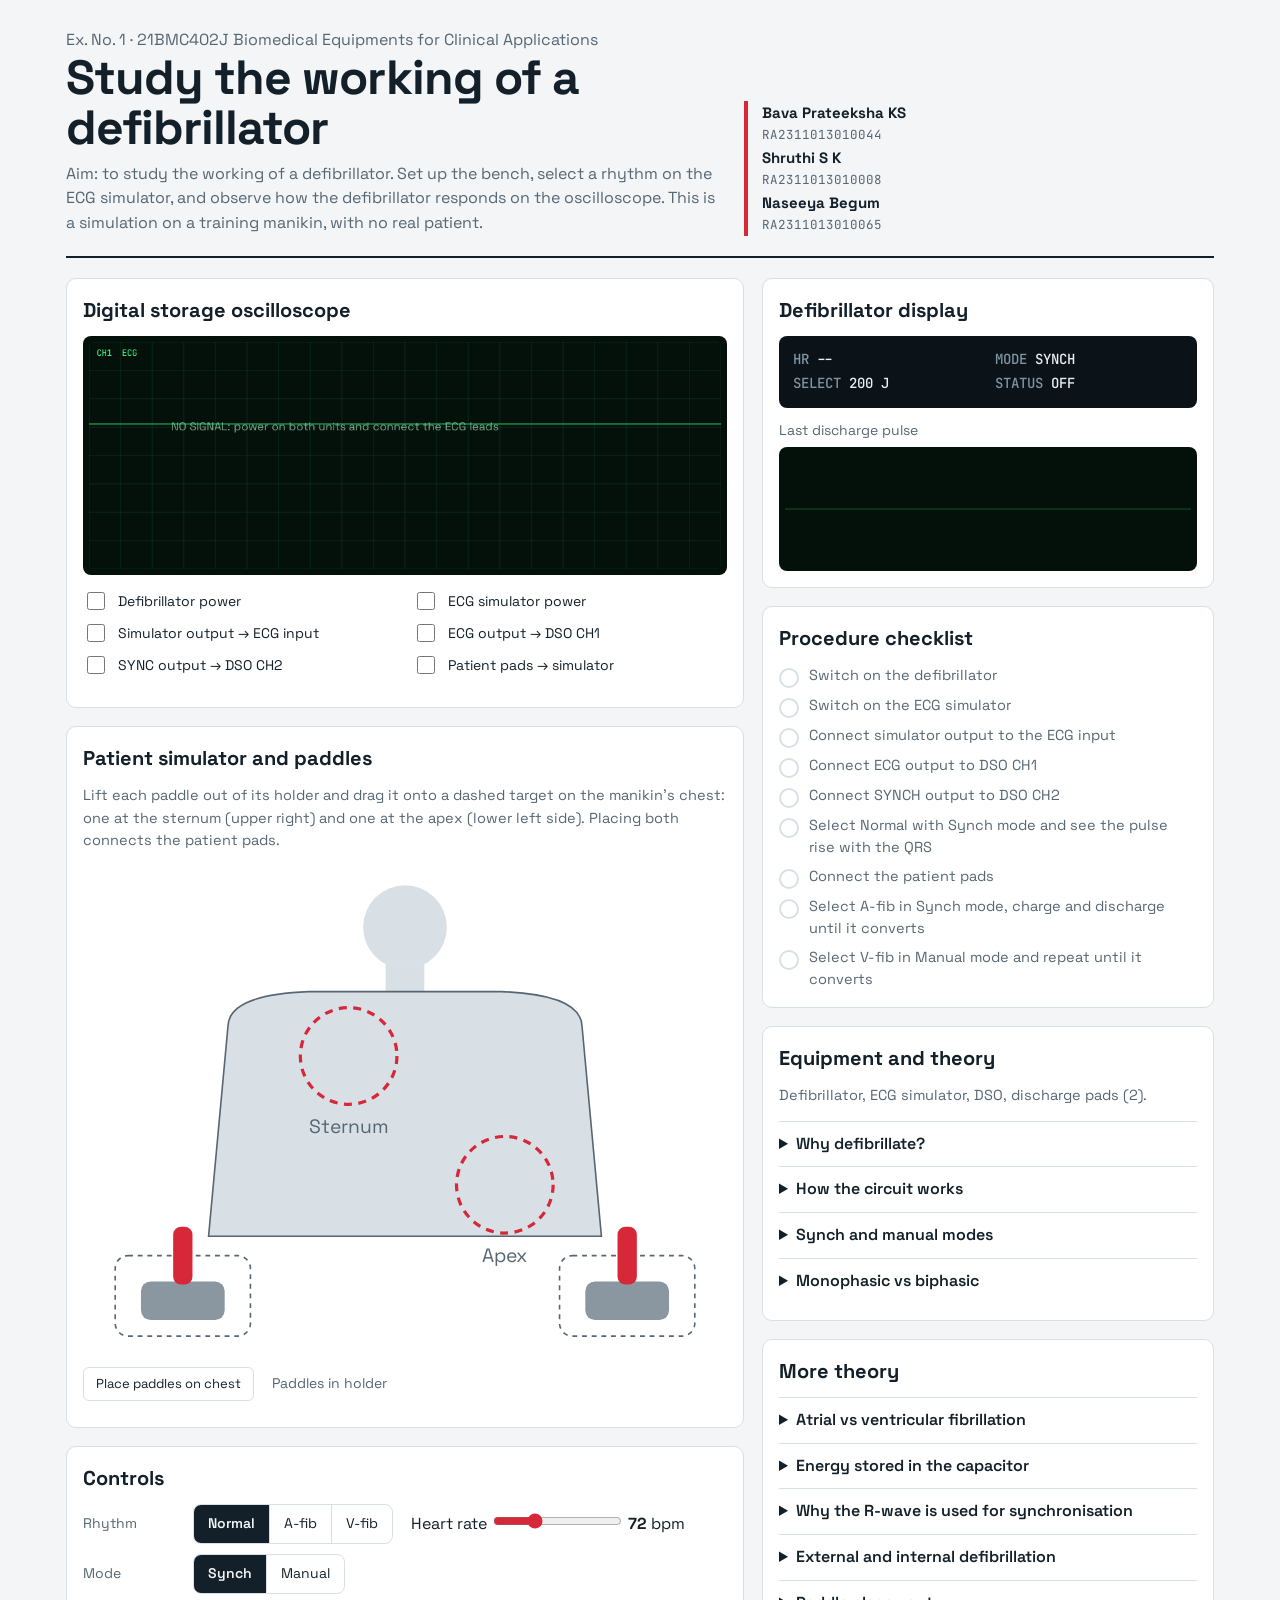
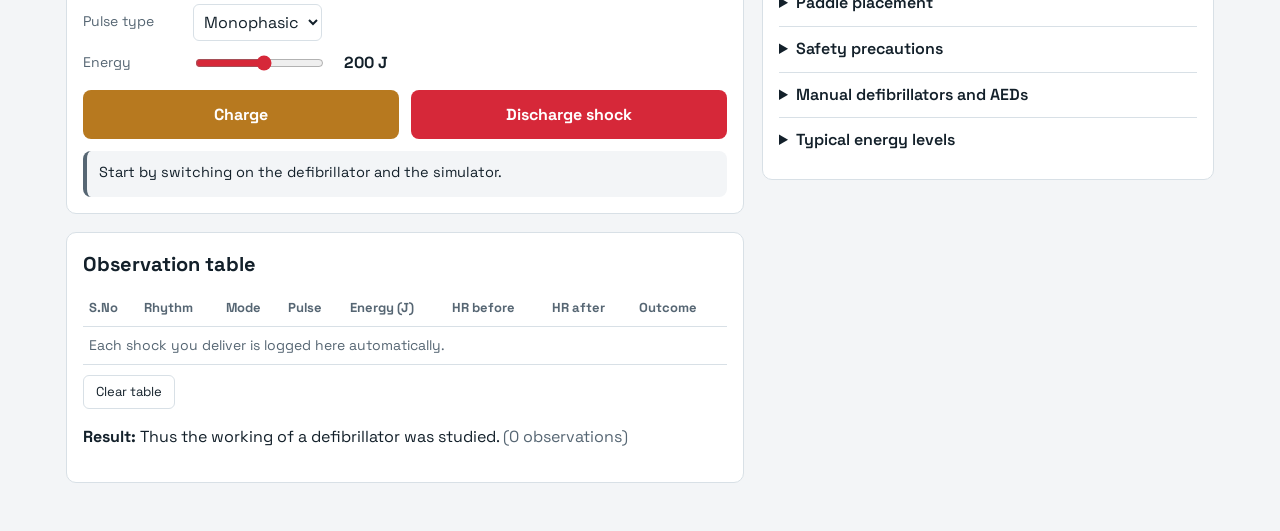
<file: index.html>
<!doctype html>
<html lang="en"><head><meta charset="utf-8">
<meta name="viewport" content="width=device-width, initial-scale=1, viewport-fit=cover">
<title>Virtual Lab: Working of a Defibrillator</title>
<link href="https://fonts.googleapis.com/css2?family=Space+Grotesk:wght@400;600;700&family=JetBrains+Mono:wght@500&display=swap" rel="stylesheet">
<style>
:root{--bg:#f3f5f7;--card:#fff;--ink:#13202a;--mute:#566673;--line:#d8e0e6;--acc:#d62839;--ok:#12803f;--warn:#a66a06;--bad:#c0212f;box-sizing:border-box;padding-top:env(safe-area-inset-top,0px);padding-bottom:env(safe-area-inset-bottom,0px)}
@media (prefers-color-scheme:dark){:root:not([data-theme="light"]){--bg:#0d1318;--card:#151d24;--ink:#e7eef3;--mute:#90a2af;--line:#25313b;--acc:#ff4d5e;--ok:#3ddc84;--warn:#f2b84b;--bad:#ff6b77;color-scheme:dark}}
:root[data-theme="dark"]{--bg:#0d1318;--card:#151d24;--ink:#e7eef3;--mute:#90a2af;--line:#25313b;--acc:#ff4d5e;--ok:#3ddc84;--warn:#f2b84b;--bad:#ff6b77;color-scheme:dark}
html{scroll-padding-top:env(safe-area-inset-top,0px)}
*{box-sizing:border-box}
body{margin:0;background:var(--bg);color:var(--ink);font:16px/1.55 "Space Grotesk",system-ui,sans-serif}
.wrap{max-width:1180px;margin:0 auto;padding:20px 16px 48px}
header{display:grid;grid-template-columns:1.4fr 1fr;gap:20px;align-items:end;padding:8px 0 20px;border-bottom:2px solid var(--ink)}
h1{font-size:clamp(28px,5vw,48px);line-height:1.05;margin:0 0 8px;letter-spacing:-.02em}
.sub{color:var(--mute);margin:0}
.team{font-size:14px;border-left:4px solid var(--acc);padding-left:14px}
.team b{display:block;font-size:15px}
.team span{color:var(--mute);font-family:"JetBrains Mono",monospace;font-size:12.5px}
h2{font-size:20px;margin:0 0 10px}
.card{background:var(--card);border:1px solid var(--line);border-radius:10px;padding:16px}
.grid{display:grid;grid-template-columns:1.5fr 1fr;gap:18px;margin-top:20px}
.col{display:flex;flex-direction:column;gap:18px;min-width:0}
.scopewrap{background:#04110b;border-radius:8px;padding:6px;transition:box-shadow .2s}
.scopewrap.flash{box-shadow:0 0 0 4px #fff,0 0 40px 10px #fff}
canvas{display:block;width:100%;height:auto;border-radius:4px}
.sw{display:grid;grid-template-columns:1fr 1fr;gap:8px 16px;margin:14px 0}
.sw label{display:flex;gap:10px;align-items:center;font-size:14px;cursor:pointer}
.sw input{accent-color:var(--acc);width:18px;height:18px}
.row{display:flex;flex-wrap:wrap;gap:10px 18px;align-items:center;margin:10px 0}
.row>span{color:var(--mute);font-size:14px;min-width:92px}
.seg{display:inline-flex;border:1px solid var(--line);border-radius:8px;overflow:hidden}
.seg button{background:transparent;color:var(--ink);border:0;padding:8px 14px;font:inherit;font-size:14px;cursor:pointer}
.seg button+button{border-left:1px solid var(--line)}
.seg button.on{background:var(--ink);color:var(--bg);font-weight:600}
select,input[type=range]{font:inherit;accent-color:var(--acc)}
select{background:var(--card);color:var(--ink);border:1px solid var(--line);border-radius:6px;padding:6px}
.btns{display:flex;gap:12px;margin-top:14px}
.btn{flex:1;border:0;border-radius:8px;padding:14px;font:700 16px "Space Grotesk",sans-serif;cursor:pointer;color:#fff}
.btn.chg{background:#b7791f}.btn.shock{background:var(--acc)}
.btn:active{transform:scale(.98)}
button:focus-visible,input:focus-visible,select:focus-visible{outline:3px solid var(--acc);outline-offset:2px}
.panel{background:#0b1218;color:#e6f0f5;border-radius:8px;padding:12px 14px;font:500 14px/1.7 "JetBrains Mono",monospace;display:grid;grid-template-columns:1fr 1fr;gap:0 14px}
.panel i{font-style:normal;color:#7e95a3}
#msg{margin-top:12px;padding:10px 12px;border-radius:8px;background:var(--bg);border-left:4px solid var(--mute);font-size:14.5px;min-height:46px}
#msg.ok{border-color:var(--ok)}#msg.w{border-color:var(--warn)}#msg.bad{border-color:var(--bad)}
ol.steps{margin:0;padding:0;list-style:none;display:grid;gap:6px;font-size:14.5px}
ol.steps li{display:flex;gap:10px;align-items:flex-start;color:var(--mute)}
ol.steps li:before{content:"";flex:none;width:16px;height:16px;margin-top:4px;border:2px solid var(--line);border-radius:50%}
ol.steps li.d{color:var(--ink)}ol.steps li.d:before{background:var(--ok);border-color:var(--ok)}
.tw{overflow-x:auto}
table{width:100%;border-collapse:collapse;font-size:14px;min-width:620px}
th,td{border-bottom:1px solid var(--line);padding:8px 6px;text-align:left}
th{font-size:13px;color:var(--mute)}
td.ok{color:var(--ok)}td.bad{color:var(--bad)}
.ghost{background:transparent;border:1px solid var(--line);color:var(--ink);border-radius:6px;padding:6px 12px;font:inherit;font-size:13px;cursor:pointer}
details{border-top:1px solid var(--line);padding:10px 0}
summary{cursor:pointer;font-weight:600}
details p,.card li{color:var(--mute);font-size:14.5px}
.mt{margin-top:18px}
#man.hit{filter:brightness(1.7)}.pd{cursor:grab}.pd:active{cursor:grabbing}
@media(max-width:860px){header,.grid{grid-template-columns:1fr}.sw{grid-template-columns:1fr}}
@media(prefers-reduced-motion:reduce){*{transition:none!important}}
</style></head><body><div class="wrap">
<header>
 <div><p class="sub">Ex. No. 1 · 21BMC402J Biomedical Equipments for Clinical Applications</p>
 <h1>Study the working of a defibrillator</h1>
 <p class="sub">Aim: to study the working of a defibrillator. Set up the bench, select a rhythm on the ECG simulator, and observe how the defibrillator responds on the oscilloscope. This is a simulation on a training manikin, with no real patient.</p></div>
 <div class="team"><b>Bava Prateeksha KS</b><span>RA2311013010044</span>
 <b>Shruthi S K</b><span>RA2311013010008</span>
 <b>Naseeya Begum</b><span>RA2311013010065</span></div>
</header>

<div class="grid">
<div class="col">
 <section class="card"><h2>Digital storage oscilloscope</h2>
  <div class="scopewrap" id="sw"><canvas id="scope" width="1000" height="360" aria-label="Oscilloscope showing ECG and sync pulse"></canvas></div>
  <div class="sw" role="group" aria-label="Connections">
   <label><input type="checkbox" id="def"> Defibrillator power</label>
   <label><input type="checkbox" id="sim"> ECG simulator power</label>
   <label><input type="checkbox" id="ecg"> Simulator output → ECG input</label>
   <label><input type="checkbox" id="ch1"> ECG output → DSO CH1</label>
   <label><input type="checkbox" id="ch2"> SYNC output → DSO CH2</label>
   <label><input type="checkbox" id="pads"> Patient pads → simulator</label>
  </div>
 </section>

 <section class="card"><h2>Patient simulator and paddles</h2>
  <p style="margin-top:0;font-size:14.5px;color:var(--mute)">Lift each paddle out of its holder and drag it onto a dashed target on the manikin’s chest: one at the sternum (upper right) and one at the apex (lower left side). Placing both connects the patient pads.</p>
  <svg id="man" viewBox="0 0 400 300" style="width:100%;height:auto;touch-action:none" role="img" aria-label="Training manikin with two defibrillator paddles">
   <circle cx="200" cy="38" r="26" fill="var(--line)"/><rect x="188" y="60" width="24" height="22" fill="var(--line)"/>
   <path d="M90 100 Q90 80 140 78 L260 78 Q310 80 310 100 L322 230 L78 230 Z" fill="var(--line)" stroke="var(--mute)"/>
   <circle cx="165" cy="118" r="30" fill="none" stroke="var(--acc)" stroke-dasharray="5 4" stroke-width="2"/>
   <circle cx="262" cy="198" r="30" fill="none" stroke="var(--acc)" stroke-dasharray="5 4" stroke-width="2"/>
   <text x="165" y="166" text-anchor="middle" font-size="12" fill="var(--mute)">Sternum</text>
   <text x="262" y="246" text-anchor="middle" font-size="12" fill="var(--mute)">Apex</text>
   <rect x="20" y="242" width="84" height="50" rx="8" fill="none" stroke="var(--mute)" stroke-dasharray="3 3"/>
   <rect x="296" y="242" width="84" height="50" rx="8" fill="none" stroke="var(--mute)" stroke-dasharray="3 3"/>
   <g class="pd" id="pd0"><rect x="-26" y="-12" width="52" height="24" rx="6" fill="#8a97a1"/><rect x="-6" y="-46" width="12" height="36" rx="5" fill="var(--acc)"/></g>
   <g class="pd" id="pd1"><rect x="-26" y="-12" width="52" height="24" rx="6" fill="#8a97a1"/><rect x="-6" y="-46" width="12" height="36" rx="5" fill="var(--acc)"/></g>
  </svg>
  <div class="row"><button class="ghost" id="pbtn">Place paddles on chest</button><span id="pst" style="min-width:0">Paddles in holder</span></div>
 </section>

 <section class="card"><h2>Controls</h2>
  <div class="row"><span>Rhythm</span><div class="seg" data-g="rhythm"><button class="on" data-v="normal">Normal</button><button data-v="afib">A-fib</button><button data-v="vfib">V-fib</button></div>
   <label>Heart rate <input type="range" id="hr" min="60" max="100" value="72"> <b id="hrv">72</b> bpm</label></div>
  <div class="row"><span>Mode</span><div class="seg" data-g="mode"><button class="on" data-v="sync">Synch</button><button data-v="manual">Manual</button></div></div>
  <div class="row"><span>Pulse type</span><select id="wave"><option value="mono">Monophasic</option><option value="bi">Biphasic</option></select></div>
  <div class="row"><span>Energy</span><input type="range" id="en" min="10" max="360" step="10" value="200"> <b id="env">200 J</b></div>
  <div class="btns"><button class="btn chg" id="chg">Charge</button><button class="btn shock" id="shock">Discharge shock</button></div>
  <div id="msg">Start by switching on the defibrillator and the simulator.</div>
 </section>

 <section class="card"><h2>Observation table</h2>
  <div class="tw"><table><thead><tr><th>S.No</th><th>Rhythm</th><th>Mode</th><th>Pulse</th><th>Energy (J)</th><th>HR before</th><th>HR after</th><th>Outcome</th></tr></thead><tbody id="rows"><tr><td colspan="8" style="color:var(--mute)">Each shock you deliver is logged here automatically.</td></tr></tbody></table></div>
  <div class="row"><button class="ghost" id="clr">Clear table</button></div>
  <p><b>Result:</b> Thus the working of a defibrillator was studied. <span id="cnt" style="color:var(--mute)">(0 observations)</span></p>
 </section>
</div>

<div class="col">
 <section class="card"><h2>Defibrillator display</h2>
  <div class="panel"><div><i>HR </i><span id="dHR">--</span></div><div><i>MODE </i><span id="dMode">SYNCH</span></div>
  <div><i>SELECT </i><span id="dEn">200 J</span></div><div><i>STATUS </i><span id="dSt">OFF</span></div></div>
  <p style="margin:12px 0 6px;font-size:14px;color:var(--mute)">Last discharge pulse</p>
  <div class="scopewrap"><canvas id="pulse" width="400" height="110" aria-label="Discharge pulse shape"></canvas></div>
 </section>

 <section class="card"><h2>Procedure checklist</h2><ol class="steps" id="steps"></ol></section>

 <section class="card"><h2>Equipment and theory</h2>
  <p style="margin-top:0;font-size:14.5px;color:var(--mute)">Defibrillator, ECG simulator, DSO, discharge pads (2).</p>
  <details><summary>Why defibrillate?</summary><p>In ventricular fibrillation the heart muscle contracts without coordination, so cardiac output stops and brain damage follows within about 5 minutes. A high-energy shock makes all fibres contract at once so the heart’s own pacemaker can take over again.</p></details>
  <details><summary>How the circuit works</summary><p>A variable autotransformer feeds a high-voltage transformer and rectifier. A change-over switch first charges a capacitor (position 1). Pressing discharge moves the switch to position 2 and the capacitor empties through an inductor and the patient. The inductor shapes the pulse, but its resistance wastes some energy. The chest load is roughly 50–100 Ω.</p></details>
  <details><summary>Synch and manual modes</summary><p>Synch mode waits for the R-wave of the QRS complex so the shock never lands on the T-wave. Use it for normal rhythm and A-fib. V-fib has no QRS, so it needs manual mode.</p></details>
  <details><summary>Monophasic vs biphasic</summary><p>Monophasic pulses run 3–12 ms. Biphasic pulses reverse polarity and studies suggest they defibrillate more effectively, so they need less energy.</p></details>
 </section>

 <section class="card"><h2>More theory</h2>
  <details><summary>Atrial vs ventricular fibrillation</summary><p>In atrial fibrillation the atria quiver and the ventricles respond irregularly, so the QRS complexes are still present but the rhythm is irregular and the P-wave is lost. The patient usually has a pulse, which is why a synchronised shock (cardioversion) is used. In ventricular fibrillation the ventricles only quiver, there is no pulse and no QRS, so an immediate unsynchronised shock is needed.</p></details>
  <details><summary>Energy stored in the capacitor</summary><p>The stored energy is E = ½CV². For example, a 32 µF capacitor charged to about 4.7 kV stores roughly 350 J. The energy actually delivered to the patient is lower, because some is lost in the inductor’s resistance and in the electrode and skin interface.</p></details>
  <details><summary>Why the R-wave is used for synchronisation</summary><p>The T-wave is the vulnerable period of the cardiac cycle. A shock that lands there can push the heart into ventricular fibrillation (the R-on-T effect). By triggering the discharge from the R-wave, the defibrillator places the shock safely away from the T-wave. You can see this on the simulator: a manual shock on a normal rhythm or A-fib may induce V-fib.</p></details>
  <details><summary>External and internal defibrillation</summary><p>External paddles are placed on the chest wall, so more energy is needed because the current passes through skin, fat, ribs and lung. Internal paddles are held directly on the heart during open-chest surgery and need far less energy. Conductive gel or pads reduce the contact resistance and prevent skin burns.</p></details>
  <details><summary>Paddle placement</summary><p>In the standard position one paddle goes below the right collarbone beside the sternum and the other on the left side of the chest over the apex of the heart, so that the current passes through the heart muscle.</p></details>
  <details><summary>Safety precautions</summary><p>Nobody should touch the patient or the bed during discharge, so the operator announces “clear” before pressing the buttons. Remove flammable materials and any oxygen flow near the chest, and never discharge the paddles in the air or against each other. After the shock, check the rhythm and the pulse.</p></details>
  <details><summary>Manual defibrillators and AEDs</summary><p>A manual defibrillator lets a trained operator read the rhythm, choose the mode and set the energy. An automated external defibrillator (AED) analyses the rhythm itself and only advises a shock when it detects a shockable rhythm such as V-fib, which makes it suitable for the public. Defibrillation does not help in asystole (a flat line).</p></details>
  <details><summary>Typical energy levels</summary><p>Monophasic devices commonly start at 200 to 360 J for V-fib. Biphasic devices achieve similar success at lower energy, often 120 to 200 J. Cardioversion for A-fib generally uses lower settings, starting around 100 J, which is the reasoning behind the thresholds in this simulator.</p></details>
 </section>
</div></div></div>

<script>
const $=id=>document.getElementById(id);
const S={def:0,sim:0,ecg:0,ch1:0,ch2:0,pads:0,rhythm:'normal',mode:'sync',energy:200,charged:0,charging:0,wave:'mono',hr:72,pending:0,blank:0,rows:[]};
const NAMES={normal:'Normal',afib:'A-fib',vfib:'V-fib'};
let t=0,bs=0,rr=60/72,rrs=[],head=0,prevS=0,lastUI=0,last=performance.now(),acc=0;
const buf=new Float32Array(1000),sy=new Float32Array(1000);
const g=(x,c,w)=>Math.exp(-((x-c)**2)/(2*w*w));
const newRR=()=>S.rhythm==='normal'?60/S.hr:.4+Math.random()*.55;
const live=()=>S.def&&S.sim&&S.ecg&&S.ch1;
function msg(m,c){const e=$('msg');e.textContent=m;e.className=c||''}
function reset(){bs=t;rr=newRR();rrs=[];S.pending=0}
function hrNow(){if(S.rhythm==='vfib')return '--';if(S.rhythm==='normal')return S.hr;const a=rrs.length?rrs.reduce((x,y)=>x+y)/rrs.length:.55;return Math.round(60/a)}

function step(dt){
 t+=dt;let v=0,s=0;
 if(S.rhythm==='vfib'){v=(.6+.4*Math.sin(t*1.3))*Math.sin(t*27+Math.sin(t*2.1)*3)+.3*Math.sin(t*44.6)}
 else{
  if(t>=bs+rr){bs+=rr;rr=newRR();rrs.push(rr);if(rrs.length>8)rrs.shift()}
  const tb=t-bs;
  v=(S.rhythm==='normal'?.12*g(tb,.12,.025):0)-.1*g(tb,.275,.008)+g(tb,.30,.011)-.2*g(tb,.325,.01)+.3*g(tb,.52,.05);
  if(S.rhythm==='afib')v+=.05*Math.sin(t*56)+.04*Math.sin(t*83);
  s=(tb>.29&&tb<.33)?1:0;
 }
 return [v+(Math.random()-.5)*.02,s];
}

function fire(){
 const E=S.charged,eff=E*(S.wave==='bi'?1.3:1),rh=S.rhythm,before=hrNow();
 let nr=rh,out,ok=false;
 if(rh==='normal'){
  if(S.mode==='manual'&&Math.random()<.5){nr='vfib';out='Unsynchronised shock induced V-fib'}
  else{ok=true;out='Rhythm unchanged, shock not needed'}
 }else if(rh==='afib'){
  if(S.mode==='manual'&&Math.random()<.6){nr='vfib';out='Unsynchronised shock induced V-fib'}
  else if(eff>=100){nr='normal';ok=true;out='Converted to normal rhythm'}
  else out='Energy too low, A-fib persists'
 }else{
  const p=eff>=200?.95:eff>=120?.45:0;
  if(Math.random()<p){nr='normal';ok=true;out='V-fib corrected to normal rhythm'}else out='No conversion, V-fib persists, raise energy'
 }
 S.charged=0;S.pending=0;S.blank=t+.9;S.rhythm=nr;
 document.querySelector('[data-g=rhythm] .on').classList.remove('on');
 document.querySelector('[data-g=rhythm] [data-v='+nr+']').classList.add('on');
 reset();bs=S.blank;
 const after=nr==='normal'?S.hr:(nr==='vfib'?'--':hrNow());
 S.rows.push({rh,mode:S.mode,wave:S.wave,E,before,after,out,ok:nr==='normal'&&rh!=='normal'||(rh==='normal'&&ok)});
 msg('Shock delivered: '+out+'.',ok?'ok':'bad');
 const w=$('sw');w.classList.add('flash');setTimeout(()=>w.classList.remove('flash'),180);
 drawPulse(E);renderRows();
}

function onR(){if(S.pending&&S.def&&S.pads){fire()}}

function trace(x,a,base,k,col){x.strokeStyle=col;x.lineWidth=2;x.beginPath();let pen=0;
 for(let i=0;i<1000;i++){const d=(i-head+1000)%1000;if(d<25){pen=0;continue}const y=base-a[i]*k;pen?x.lineTo(i,y):x.moveTo(i,y);pen=1}x.stroke()}
function draw(){
 const x=$('scope').getContext('2d');x.fillStyle='#04110b';x.fillRect(0,0,1000,360);
 x.strokeStyle='rgba(61,255,138,.13)';x.lineWidth=1;x.beginPath();
 for(let i=0;i<=1000;i+=50){x.moveTo(i,0);x.lineTo(i,360)}for(let j=0;j<=360;j+=45){x.moveTo(0,j);x.lineTo(1000,j)}x.stroke();
 x.font='14px "JetBrains Mono",monospace';x.fillStyle='#3dff8a';x.fillText('CH1  ECG',12,22);
 if(S.ch2){x.fillStyle='#ffd23d';x.fillText('CH2  SYNCH',12,214)}
 if(!live()){x.fillStyle='#7aa88c';x.font='18px "Space Grotesk",sans-serif';x.fillText('NO SIGNAL: power on both units and connect the ECG leads',130,140);
  x.strokeStyle='#3dff8a';x.beginPath();x.moveTo(0,130);x.lineTo(1000,130);x.stroke();return}
 trace(x,buf,150,80,'#3dff8a');
 if(S.ch2)trace(x,sy,320,-0+60,'#ffd23d');
}
function drawPulse(E){
 const x=$('pulse').getContext('2d');x.fillStyle='#04110b';x.fillRect(0,0,400,110);
 x.strokeStyle='#3dff8a44';x.beginPath();x.moveTo(0,55);x.lineTo(400,55);x.stroke();
 if(!E)return;const A=45*Math.min(1,E/360+.25);x.strokeStyle='#ff6b77';x.lineWidth=2;x.beginPath();
 for(let i=0;i<=360;i++){const u=i/360;let y;
  if(S.wave==='mono')y=Math.sin(Math.PI*Math.min(1,u*1.6))*Math.exp(-2.2*u)*1.25;
  else y=u<.5?Math.sin(Math.PI*u*2)*Math.exp(-1.2*u):-.6*Math.sin(Math.PI*(u-.5)*2)*Math.exp(-1.2*u);
  const px=20+i,py=55-y*A;i?x.lineTo(px,py):x.moveTo(px,py)}x.stroke();
 x.fillStyle='#7aa88c';x.font='12px "JetBrains Mono",monospace';x.fillText((S.wave==='bi'?'Biphasic':'Monophasic')+' · '+E+' J',22,104);
}
function renderRows(){
 $('rows').innerHTML=S.rows.length?S.rows.map((r,i)=>`<tr><td>${i+1}</td><td>${NAMES[r.rh]}</td><td>${r.mode==='sync'?'Synch':'Manual'}</td><td>${r.wave==='bi'?'Biphasic':'Mono'}</td><td>${r.E}</td><td>${r.before}</td><td>${r.after}</td><td class="${r.ok?'ok':'bad'}">${r.out}</td></tr>`).join(''):'<tr><td colspan="8" style="color:var(--mute)">Each shock you deliver is logged here automatically.</td></tr>';
 $('cnt').textContent='('+S.rows.length+' observation'+(S.rows.length==1?'':'s')+')';
}
const STEPS=[
 ['Switch on the defibrillator',()=>S.def],
 ['Switch on the ECG simulator',()=>S.sim],
 ['Connect simulator output to the ECG input',()=>S.ecg],
 ['Connect ECG output to DSO CH1',()=>S.ch1],
 ['Connect SYNCH output to DSO CH2',()=>S.ch2],
 ['Select Normal with Synch mode and see the pulse rise with the QRS',()=>live()&&S.ch2&&S.rhythm==='normal'&&S.mode==='sync'],
 ['Connect the patient pads',()=>S.pads],
 ['Select A-fib in Synch mode, charge and discharge until it converts',()=>S.rows.some(r=>r.rh==='afib'&&r.mode==='sync'&&r.ok)],
 ['Select V-fib in Manual mode and repeat until it converts',()=>S.rows.some(r=>r.rh==='vfib'&&r.mode==='manual'&&r.ok)]];
function ui(){
 $('steps').innerHTML=STEPS.map(s=>`<li class="${s[1]()?'d':''}">${s[0]}</li>`).join('');
 $('dHR').textContent=live()?hrNow():'--';$('dMode').textContent=S.mode==='sync'?'SYNCH':'MANUAL';
 $('dEn').textContent=S.energy+' J';
 $('dSt').textContent=!S.def?'OFF':S.charging?'CHARGING':S.pending?'ARMED':S.charged?'READY '+S.charged+'J':'STANDBY';
}

['def','sim','ecg','ch1','ch2','pads'].forEach(k=>$(k).onchange=e=>{S[k]=e.target.checked?1:0;if(k==='def'&&!S.def){S.charged=0;S.pending=0}});
document.querySelectorAll('.seg').forEach(sg=>sg.onclick=e=>{const b=e.target.closest('button');if(!b)return;
 sg.querySelector('.on').classList.remove('on');b.classList.add('on');S[sg.dataset.g]=b.dataset.v;
 if(sg.dataset.g==='rhythm')reset();S.pending=0});
$('hr').oninput=e=>{S.hr=+e.target.value;$('hrv').textContent=S.hr;if(S.rhythm==='normal')rr=60/S.hr};
$('en').oninput=e=>{S.energy=+e.target.value;$('env').textContent=S.energy+' J';S.charged=0;S.pending=0};
$('wave').onchange=e=>S.wave=e.target.value;
$('clr').onclick=()=>{S.rows=[];renderRows()};
$('chg').onclick=()=>{
 if(!S.def)return msg('Switch the defibrillator on first.','w');if(S.charging)return;
 S.charged=0;S.charging=1;msg('Charging to '+S.energy+' J...');
 setTimeout(()=>{S.charging=0;S.charged=S.energy;msg('Charged to '+S.energy+' J. Ready to discharge.','ok')},1400)};
$('shock').onclick=()=>{
 if(!S.def)return msg('Switch the defibrillator on first.','w');
 if(!S.charged)return msg('Charge the capacitor before discharging.','w');
 if(!S.pads)return msg('Connect the patient pads to the simulator.','w');
 if(!S.sim)return msg('Switch on the ECG simulator.','w');
 if(S.mode==='sync'){
  if(S.rhythm==='vfib')return msg('No QRS detected, so Synch mode inhibits the discharge. Switch to Manual mode for V-fib.','bad');
  if(!live())return msg('No ECG input, so the defibrillator cannot lock onto an R-wave. Check the ECG connections.','w');
  S.pending=1;msg('Armed. Waiting for the next R-wave...')
 }else fire()};

function loop(n){
 acc+=Math.min((n-last)/1000,.1);last=n;
 while(acc>=.004){acc-=.004;const [v,s]=step(.004),bl=t<S.blank;
  buf[head]=live()&&!bl?v:0;sy[head]=live()&&S.ch2&&!bl?s:0;
  if(!bl&&s&&!prevS)onR();prevS=s;head=(head+1)%1000}
 draw();if(n-lastUI>200){lastUI=n;ui()}
 requestAnimationFrame(loop)}
(function(){
 const svg=$('man'),els=[$('pd0'),$('pd1')],T=[{x:165,y:118},{x:262,y:198}],
 P=[{x:62,y:270,rx:62,t:-1},{x:338,y:270,rx:338,t:-1}];let drag=-1,off=[0,0];
 const draw1=i=>els[i].setAttribute('transform','translate('+P[i].x+','+P[i].y+')');
 const pt=e=>{const p=svg.createSVGPoint();p.x=e.clientX;p.y=e.clientY;return p.matrixTransform(svg.getScreenCTM().inverse())};
 function sync(){const n=P.filter(p=>p.t>=0).length,on=n===2;S.pads=on?1:0;$('pads').checked=on;
  $('pbtn').textContent=on?'Lift paddles off chest':'Place paddles on chest';
  $('pst').textContent=on?'Both paddles on chest. Pads connected.':n?'One paddle placed. Place the other.':'Paddles in holder';}
 function rest(i){P[i].x=P[i].rx;P[i].y=270;P[i].t=-1;draw1(i)}
 function snap(i,k){P[i].x=T[k].x;P[i].y=T[k].y;P[i].t=k;draw1(i)}
 els.forEach((el,i)=>{
  el.onpointerdown=e=>{drag=i;el.setPointerCapture(e.pointerId);const q=pt(e);off=[P[i].x-q.x,P[i].y-q.y];P[i].t=-1;sync();e.preventDefault()};
  el.onpointermove=e=>{if(drag!==i)return;const q=pt(e);P[i].x=q.x+off[0];P[i].y=q.y+off[1];draw1(i)};
  el.onpointerup=e=>{if(drag!==i)return;drag=-1;let best=-1,bd=48;
   T.forEach((c,k)=>{const o=P[1-i].t===k,d=Math.hypot(P[i].x-c.x,P[i].y-c.y);if(!o&&d<bd){bd=d;best=k}});
   best>=0?snap(i,best):rest(i);sync();
   if(S.pads)msg('Paddles on chest. Pads connected, so you can charge and discharge.','ok')};
 });
 $('pbtn').onclick=()=>{if(S.pads){rest(0);rest(1)}else{snap(0,0);snap(1,1)}sync()};
 $('pads').addEventListener('change',e=>{if(e.target.checked){snap(0,0);snap(1,1)}else{rest(0);rest(1)}sync()});
 const _f=fire;fire=function(){_f();if(S.pads){svg.classList.add('hit');setTimeout(()=>svg.classList.remove('hit'),250)}};
 draw1(0);draw1(1);sync();
})();
drawPulse(0);ui();requestAnimationFrame(loop);
</script></body></html>
</file>
